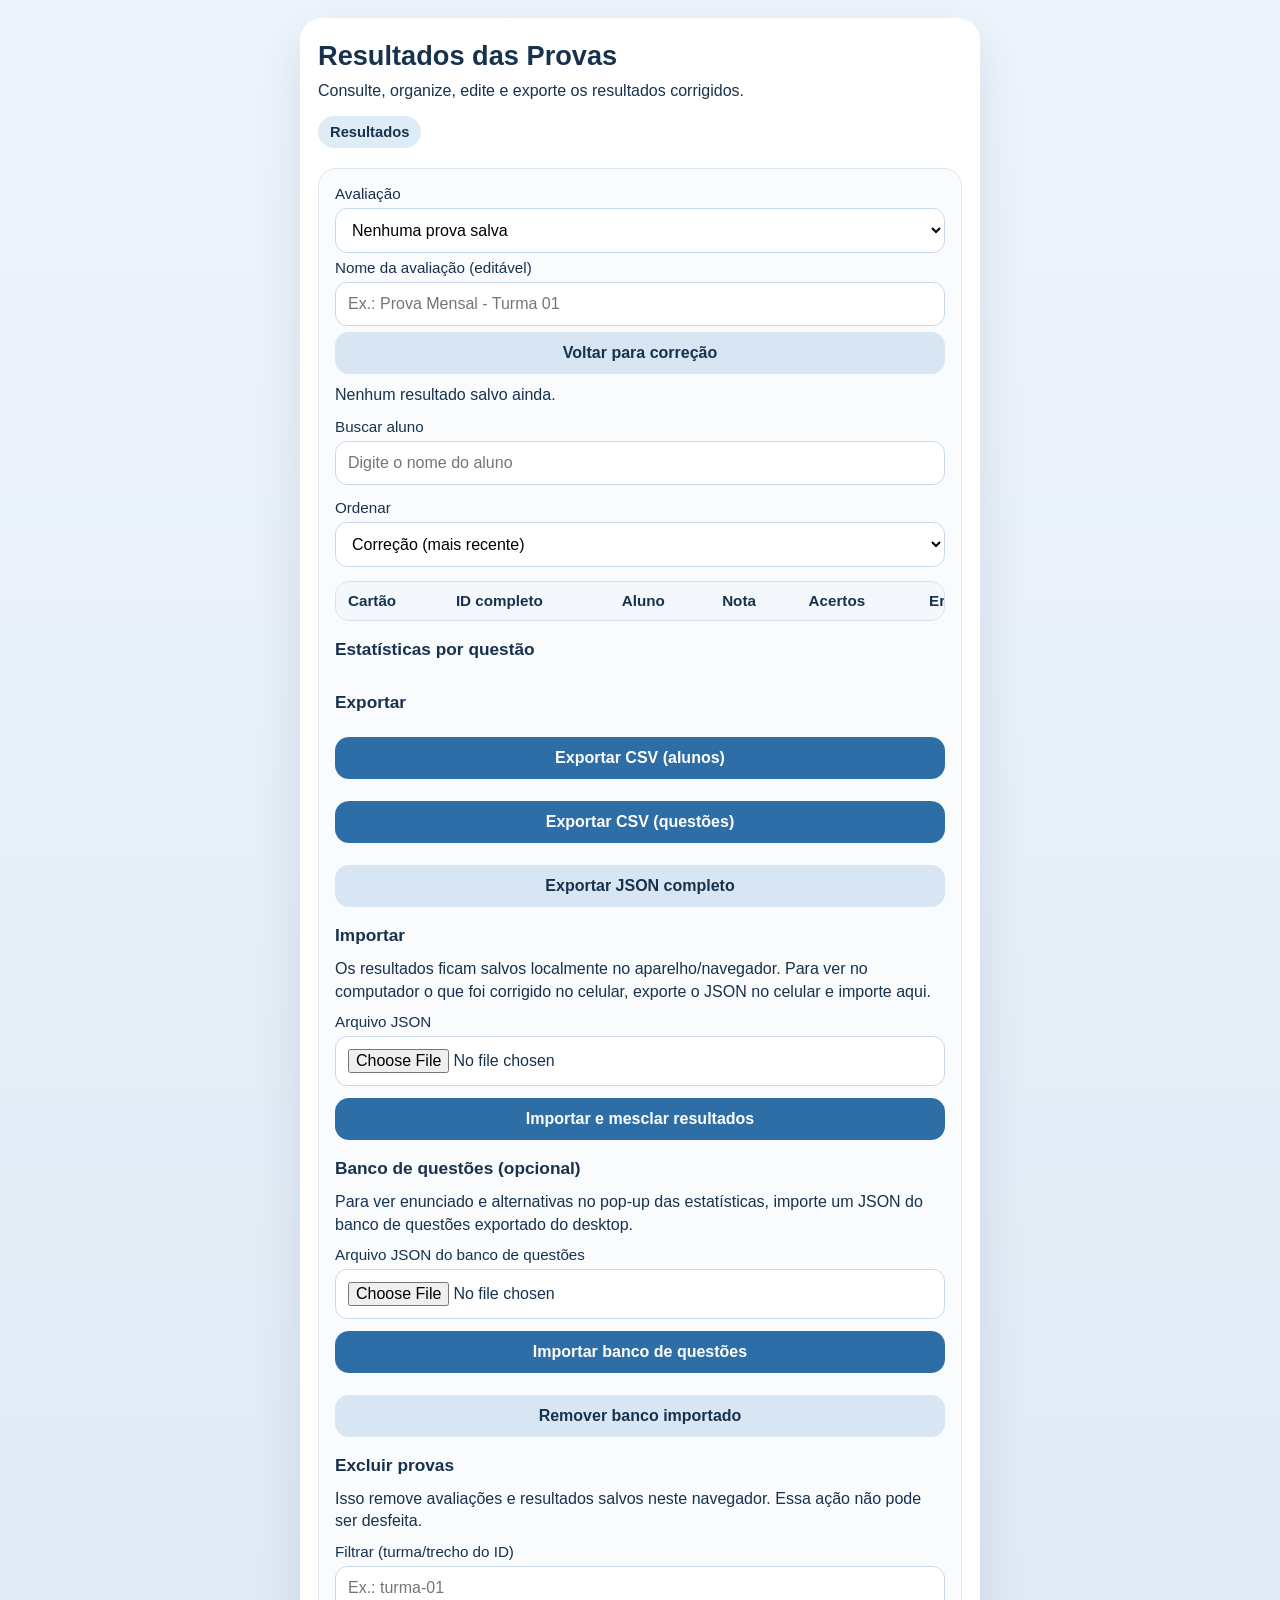
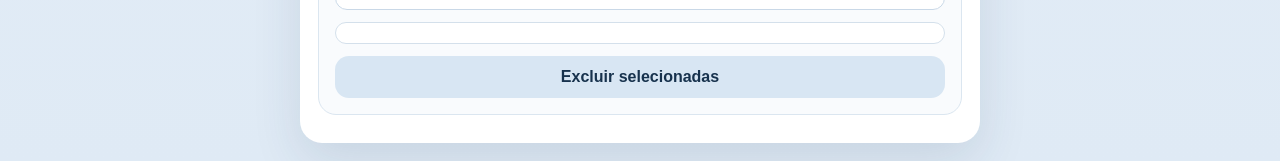
<file: resultados.html>
<!DOCTYPE html>
<html lang="pt-BR">
<head>
  <meta charset="utf-8">
  <meta name="viewport" content="width=device-width, initial-scale=1">
  <title>GabMath Mobile - Resultados</title>
  <link rel="stylesheet" href="styles.css">
</head>
<body data-page="results">
  <main class="app-shell">
    <section class="card">
      <h1>Resultados das Provas</h1>
      <p class="subtitle">Consulte, organize, edite e exporte os resultados corrigidos.</p>

      <div class="status-bar">
        <span id="mode-badge" class="mode-badge">Resultados</span>
      </div>

      <div class="step">
        <div class="summary">
          <label class="field" style="margin-top: 0;">
            <span>Avaliação</span>
            <select id="exam-select"></select>
          </label>
          <label class="field" style="margin-top: 0;">
            <span>Nome da avaliação (editável)</span>
            <input id="exam-name-input" type="text" placeholder="Ex.: Prova Mensal - Turma 01">
          </label>
          <div class="actions single-column" style="margin-top: 0;">
            <a class="button-link secondary-link" href="./index.html">Voltar para correção</a>
          </div>
        </div>

        <div id="exam-summary" class="summary"></div>

        <div class="field">
          <span>Buscar aluno</span>
          <input id="student-search" type="text" placeholder="Digite o nome do aluno">
        </div>
        <label class="field">
          <span>Ordenar</span>
          <select id="sort-select">
            <option value="name_asc">Nome (A → Z)</option>
            <option value="name_desc">Nome (Z → A)</option>
            <option value="score_desc">Nota (maior → menor)</option>
            <option value="score_asc">Nota (menor → maior)</option>
            <option value="correct_desc">Acertos (maior → menor)</option>
            <option value="correct_asc">Acertos (menor → maior)</option>
            <option value="date_desc" selected>Correção (mais recente)</option>
            <option value="date_asc">Correção (mais antiga)</option>
          </select>
        </label>

        <div class="table-wrap">
          <table class="results-table">
            <thead>
              <tr>
                <th>Cartão</th>
                <th>ID completo</th>
                <th>Aluno</th>
                <th>Nota</th>
                <th>Acertos</th>
                <th>Erros</th>
                <th>%</th>
                <th>Data/Hora</th>
                <th>Ações</th>
              </tr>
            </thead>
            <tbody id="results-tbody"></tbody>
          </table>
        </div>

        <h2 style="margin-top: 18px;">Estatísticas por questão</h2>
        <div id="question-stats" class="answer-grid"></div>

        <h2 style="margin-top: 18px;">Exportar</h2>
        <div class="actions single-column">
          <button id="export-students-csv" class="full">Exportar CSV (alunos)</button>
          <button id="export-questions-csv" class="full">Exportar CSV (questões)</button>
          <button id="export-json" class="secondary full">Exportar JSON completo</button>
        </div>

        <h2 style="margin-top: 18px;">Importar</h2>
        <p class="hint">Os resultados ficam salvos localmente no aparelho/navegador. Para ver no computador o que foi corrigido no celular, exporte o JSON no celular e importe aqui.</p>
        <label class="field" style="margin-top: 10px;">
          <span>Arquivo JSON</span>
          <input id="import-json-file" type="file" accept="application/json,.json">
        </label>
        <div class="actions single-column" style="margin-top: 0;">
          <button id="import-json-button" class="full">Importar e mesclar resultados</button>
        </div>

        <h2 style="margin-top: 18px;">Banco de questões (opcional)</h2>
        <p class="hint">Para ver enunciado e alternativas no pop-up das estatísticas, importe um JSON do banco de questões exportado do desktop.</p>
        <label class="field" style="margin-top: 10px;">
          <span>Arquivo JSON do banco de questões</span>
          <input id="import-questions-file" type="file" accept="application/json,.json">
        </label>
        <div class="actions single-column" style="margin-top: 0;">
          <button id="import-questions-button" class="full">Importar banco de questões</button>
          <button id="clear-questions-button" class="secondary full">Remover banco importado</button>
        </div>

        <h2 style="margin-top: 18px;">Excluir provas</h2>
        <p class="hint">Isso remove avaliações e resultados salvos neste navegador. Essa ação não pode ser desfeita.</p>
        <label class="field" style="margin-top: 10px;">
          <span>Filtrar (turma/trecho do ID)</span>
          <input id="delete-exam-filter" type="text" placeholder="Ex.: turma-01">
        </label>
        <div id="delete-exam-list" class="delete-list"></div>
        <div class="actions single-column" style="margin-top: 0;">
          <button id="delete-exams-button" class="secondary full">Excluir selecionadas</button>
        </div>

        <dialog id="student-dialog" class="student-dialog">
          <div id="student-dialog-body"></div>
          <div class="actions single-column">
            <button id="close-student-dialog" class="secondary full">Fechar</button>
          </div>
        </dialog>

        <dialog id="edit-dialog" class="student-dialog">
          <div id="edit-dialog-body"></div>
          <div class="actions single-column">
            <button id="save-edit-dialog" class="full">Salvar alterações</button>
            <button id="cancel-edit-dialog" class="secondary full">Cancelar</button>
          </div>
        </dialog>

        <dialog id="question-dialog" class="student-dialog">
          <div id="question-dialog-body"></div>
          <div class="actions single-column">
            <button id="close-question-dialog" class="secondary full">Fechar</button>
          </div>
        </dialog>
      </div>
    </section>
  </main>
  <script src="app.js"></script>
</body>
</html>
</file>
<file: styles.css>
* {
  box-sizing: border-box;
}

body {
  margin: 0;
  font-family: "Segoe UI", Arial, sans-serif;
  background: linear-gradient(180deg, #eef4fb 0%, #dfeaf5 100%);
  color: #17324d;
}

.app-shell {
  min-height: 100vh;
  display: flex;
  justify-content: center;
  padding: 18px;
}

.card {
  width: min(100%, 680px);
  background: #ffffff;
  border-radius: 22px;
  box-shadow: 0 18px 50px rgba(32, 60, 90, 0.12);
  padding: 22px 18px 28px;
}

h1, h2 {
  margin: 0;
}

h1 {
  font-size: 1.7rem;
}

h2 {
  font-size: 1.08rem;
  margin-bottom: 12px;
}

.subtitle,
.hint,
.status {
  margin: 8px 0 0;
  line-height: 1.4;
}

.status-bar {
  margin-top: 14px;
}

.mode-badge {
  display: inline-flex;
  align-items: center;
  border-radius: 999px;
  padding: 8px 12px;
  background: #deecf8;
  color: #17324d;
  font-weight: 700;
  font-size: 0.92rem;
}

.step {
  margin-top: 20px;
  padding: 16px;
  border: 1px solid #dbe6f0;
  border-radius: 18px;
  background: #f9fbfd;
}

.hidden {
  display: none;
}

.file-input-hidden {
  position: absolute;
  left: -9999px;
  top: auto;
  width: 1px;
  height: 1px;
  opacity: 0;
  pointer-events: none;
}

.camera-stack {
  position: relative;
  border-radius: 16px;
  overflow: hidden;
  background: #0f2235;
  margin-top: 12px;
}

#camera-video,
#camera-overlay,
.aligned-preview {
  width: 100%;
  display: block;
}

#camera-video {
  min-height: 260px;
  object-fit: cover;
}

#camera-overlay {
  position: absolute;
  inset: 0;
  pointer-events: none;
}

.aligned-preview {
  margin-top: 14px;
  border-radius: 14px;
  background: #eef3f8;
  border: 1px solid #d4e0eb;
}

.actions {
  display: grid;
  grid-template-columns: 1fr 1fr;
  gap: 10px;
  margin-top: 12px;
}

.actions.single-column {
  grid-template-columns: 1fr;
}

button,
input {
  font: inherit;
}

select {
  font: inherit;
  width: 100%;
  border: 1px solid #c9d8e7;
  border-radius: 12px;
  padding: 12px;
  background: #fff;
}

button {
  border: 0;
  border-radius: 14px;
  padding: 12px 14px;
  background: #2e6ea6;
  color: #fff;
  font-weight: 600;
}

button.secondary {
  background: #d8e6f3;
  color: #17324d;
}

button.full {
  width: 100%;
  margin-top: 12px;
}

.field {
  display: block;
  margin-top: 14px;
}

.field span {
  display: block;
  margin-bottom: 6px;
  font-size: 0.95rem;
}

.field input {
  width: 100%;
  border: 1px solid #c9d8e7;
  border-radius: 12px;
  padding: 12px;
  background: #fff;
}

.debug-toggle {
  display: flex;
  align-items: center;
  gap: 0.55rem;
  margin-top: 12px;
  color: #17324d;
}

.debug-toggle input {
  width: 1.05rem;
  height: 1.05rem;
}

.summary {
  display: grid;
  gap: 6px;
  margin-bottom: 12px;
}

.answer-grid {
  display: grid;
  gap: 10px;
  margin-top: 14px;
}

.answer-row {
  display: grid;
  grid-template-columns: 70px repeat(5, 1fr);
  gap: 8px;
  align-items: center;
}

.answer-label {
  font-weight: 600;
}

.choice-btn {
  background: #edf3f8;
  color: #17324d;
  border: 1px solid #c7d7e5;
  padding: 10px 0;
}

.choice-btn.selected {
  background: #2e6ea6;
  color: #fff;
  border-color: #2e6ea6;
}

.choice-pill {
  display: grid;
  place-items: center;
  min-height: 40px;
  border-radius: 12px;
  border: 1px solid #c7d7e5;
  background: #edf3f8;
  color: #17324d;
  font-weight: 700;
}

.choice-pill.selected {
  background: #2e6ea6;
  color: #fff;
  border-color: #2e6ea6;
}

.result {
  margin-top: 14px;
  padding: 14px;
  border-radius: 14px;
  background: #eef7ef;
  border: 1px solid #cfe5d1;
}

.result.wrong {
  background: #fff3f2;
  border-color: #efc8c3;
}

#start-card-scan {
  margin-top: 12px;
}

.button-link {
  display: inline-flex;
  align-items: center;
  justify-content: center;
  text-decoration: none;
  border-radius: 14px;
  padding: 12px 14px;
  font-weight: 600;
}

.secondary-link {
  background: #d8e6f3;
  color: #17324d;
}

.table-wrap {
  overflow-x: auto;
  margin-top: 14px;
  border: 1px solid #d4e0eb;
  border-radius: 14px;
  background: #fff;
}

.results-table {
  width: 100%;
  border-collapse: collapse;
  min-width: 980px;
}

.results-table th,
.results-table td {
  padding: 10px 12px;
  border-bottom: 1px solid #edf3f8;
  text-align: left;
  font-size: 0.95rem;
}

.results-table th {
  background: #f4f8fc;
  font-weight: 700;
}

.results-table td.actions-cell {
  white-space: nowrap;
}

.muted-cell {
  color: #5c6b7a;
  font-size: 0.88rem;
  max-width: 280px;
  white-space: nowrap;
  overflow: hidden;
  text-overflow: ellipsis;
}

.pill {
  display: inline-flex;
  align-items: center;
  justify-content: center;
  padding: 4px 10px;
  border-radius: 999px;
  font-weight: 700;
  font-size: 0.85rem;
  border: 1px solid transparent;
}

.pill.ok {
  background: #e8f7ea;
  border-color: #cfe5d1;
  color: #1b5e20;
}

.pill.bad {
  background: #fff3f2;
  border-color: #efc8c3;
  color: #b3261e;
}

.pill.neutral {
  background: #edf3f8;
  border-color: #c7d7e5;
  color: #17324d;
}

.student-dialog {
  border: 0;
  border-radius: 18px;
  padding: 0;
  width: min(720px, calc(100vw - 24px));
}

.student-dialog::backdrop {
  background: rgba(0,0,0,0.35);
}

.dialog-body {
  padding: 18px;
}

.question-line {
  display: grid;
  grid-template-columns: 80px 1fr 1fr 120px;
  gap: 8px;
  padding: 10px;
  border-radius: 12px;
  border: 1px solid #edf3f8;
  background: #fff;
  margin-top: 10px;
}

.question-line.correct {
  border-color: #cfe5d1;
  background: #eef7ef;
}

.question-line.wrong {
  border-color: #efc8c3;
  background: #fff3f2;
}

.question-line.blank {
  border-color: #d4e0eb;
  background: #f4f8fc;
}

.question-line.annulled {
  border-color: #ffe8a3;
  background: #fff7da;
}

.question-stat {
  cursor: pointer;
}

.question-stat:hover {
  filter: brightness(0.99);
}

.delete-list {
  display: grid;
  gap: 10px;
  margin-top: 12px;
  padding: 10px;
  border: 1px solid #d4e0eb;
  border-radius: 14px;
  background: #fff;
  max-height: 260px;
  overflow: auto;
}

.delete-item {
  display: flex;
  gap: 10px;
  align-items: flex-start;
  padding: 10px;
  border: 1px solid #edf3f8;
  border-radius: 12px;
  background: #f9fbfd;
}

.delete-item input {
  margin-top: 2px;
}

.delete-item .delete-title {
  font-weight: 700;
}

.delete-item .delete-sub {
  color: #5c6b7a;
  font-size: 0.88rem;
  word-break: break-word;
}

.confirm-message {
  margin: 2px 0 0;
  padding: 10px 12px;
  border-radius: 12px;
  background: #e8f7ea;
  border: 1px solid #cfe5d1;
  color: #1b5e20;
  font-weight: 700;
  text-align: center;
}

.confirm-message.error {
  background: #fff3f2;
  border-color: #efc8c3;
  color: #b3261e;
}
</file>
